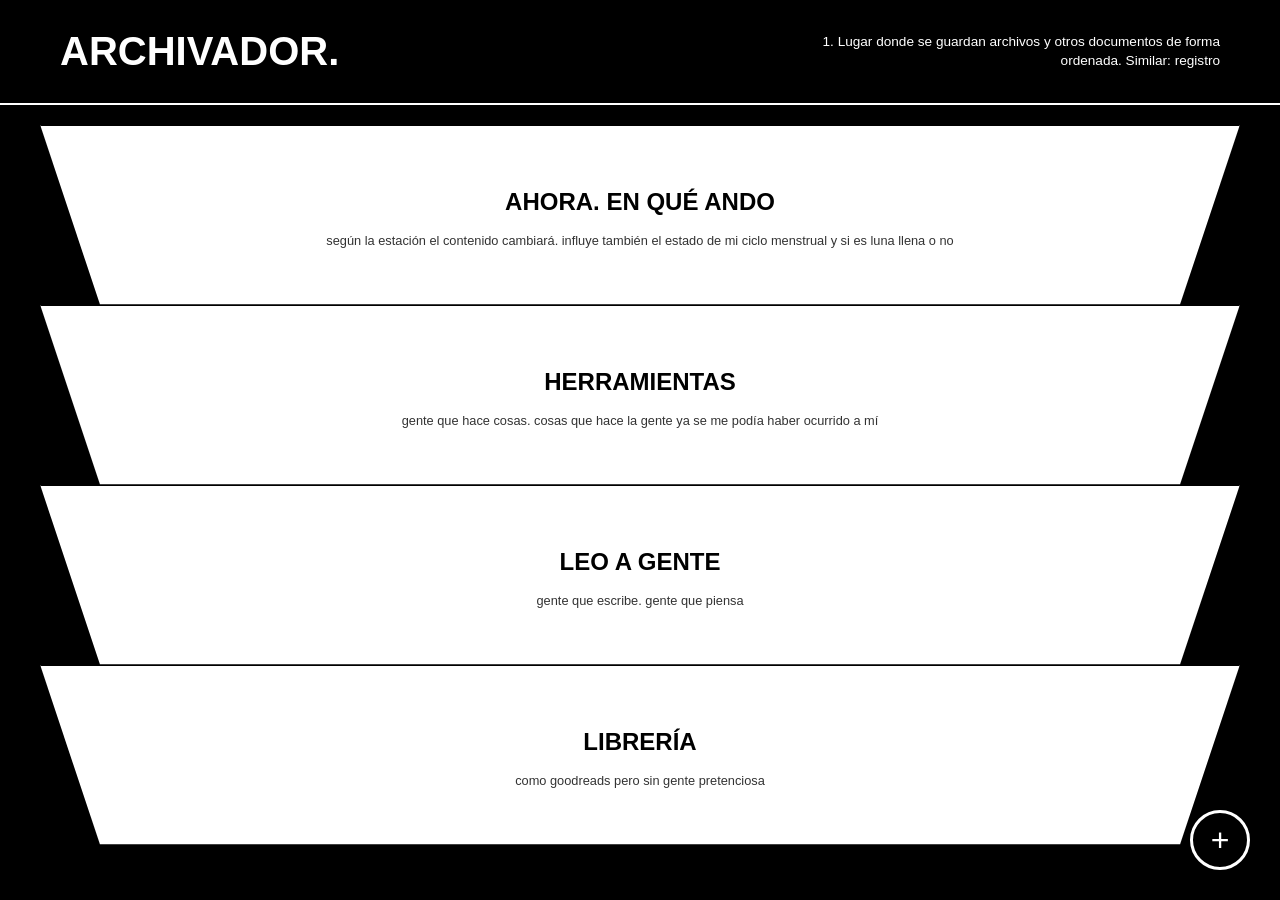
<file: index.html>
<!DOCTYPE html>
<html lang="es">
<head>
    <meta charset="UTF-8">
    <meta name="viewport" content="width=device-width, initial-scale=1.0">
    <title>Archivador</title>
    <link rel="stylesheet" href="style.css">
</head>
<body>
    <!-- Header negro con título y definición -->
    <header class="main-header">
        <h1 class="header-title">ARCHIVADOR.</h1>
        <p class="header-definition">1. Lugar donde se guardan archivos y otros documentos de forma ordenada. Similar: registro</p>
    </header>

    <!-- Contenedor de archivadores -->
    <div class="archivador-container">
        
        <a href="now.html" class="archivador-tab">
            <h2>AHORA. EN QUÉ ANDO</h2>
            <p>según la estación el contenido cambiará. influye también el estado de mi ciclo menstrual y si es luna llena o no</p>
        </a>

        <a href="tools.html" class="archivador-tab">
            <h2>HERRAMIENTAS</h2>
            <p>gente que hace cosas. cosas que hace la gente ya se me podía haber ocurrido a mí</p>
        </a>

        <a href="papers.html" class="archivador-tab">
            <h2>LEO A GENTE</h2>
            <p>gente que escribe. gente que piensa</p>
        </a>

        <a href="library.html" class="archivador-tab">
            <h2>LIBRERÍA</h2>
            <p>como goodreads pero sin gente pretenciosa</p>
        </a>

        <!-- Botón para añadir más (opcional) -->
        <button class="add-tab">+</button>
    </div>

    <script src="main.js"></script>
</body>
</html>
</file>
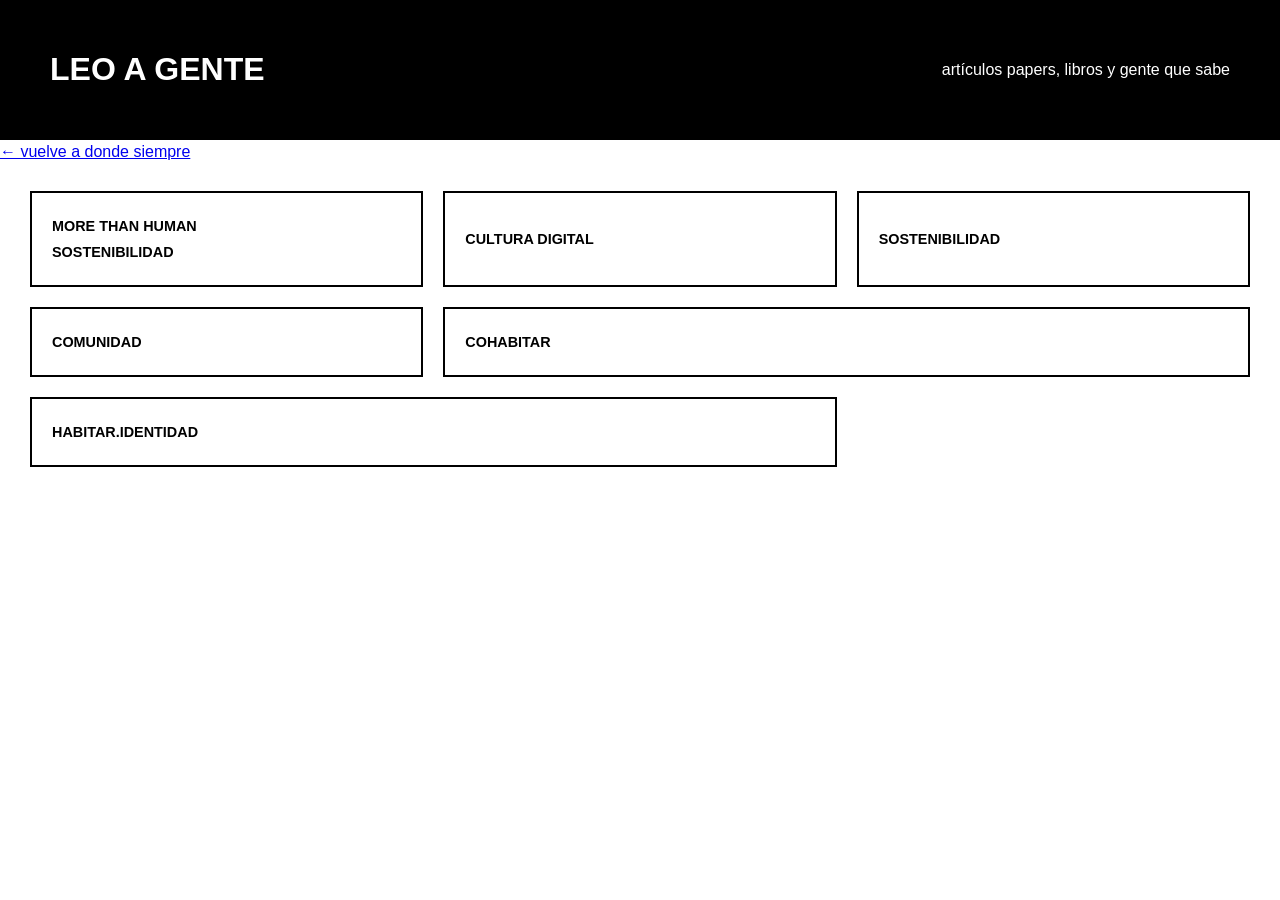
<file: papers.html>
<!DOCTYPE html>
<html lang="es">
<head>
    <meta charset="UTF-8">
    <meta name="viewport" content="width=device-width, initial-scale=1.0">
    <title>leo a gente | archivador</title>
    <link rel="stylesheet" href="style.css">
    <style>
        body {
            background-color: white;
        }
    </style>
</head>
<body>
    
    <!--header negro de arriba-->
    <header class="page-header">
        <h1 class="page-title">LEO A GENTE</h1>
        <p class="page-desc">artículos papers, libros y gente que sabe</p>
    </header>
    <div class="container">
        <nav class="back-nav">
            <a href="index.html" class="back-link">← vuelve a donde siempre</a>
        </nav>
    <!--cajitas tipo cuadricula-->
        <div class="cajas-container">
            <!--caja grande vert izq-->
            <div class="caja">
                <p>MORE THAN HUMAN</p>
                <p>SOSTENIBILIDAD</p>
                </div>
            <!--cajas normales del centro-->
        <div class="caja">
            <p>CULTURA DIGITAL</p>
        </div>
        <div class="caja">
            <p>SOSTENIBILIDAD</p>
        </div>
        <div class="caja">
            <p>COMUNIDAD</p>
        </div>

            <!-- cajas normales centro  -->
        <div class="caja caja-ancha">
            <p>COHABITAR</p>
        </div>
        <div class="caja caja-ancha">
            <p>HABITAR.IDENTIDAD</p>
        </div>

        </div>

        
    </div>
<!--<button id="scrollTopBtn" title="Volver arriba">↑</button>
    <script src="../js/main.js"></script>-->
    
</body>
</html>
</file>
<file: style.css>
body {
    background-color: #000000;
    font-family: Arial, Helvetica, sans-serif;
    color: white;
    min-height: 100vh;
    margin: 0;
}

.pagina-interna {
    background-color: #FFFFFF !important;/*no funxionA el important e*/
    color: #000000;
}

/*titulo.header */
.main-header {
    background-color: #000000;
    border-bottom: 2px solid white;
    padding: 2px 60px;
    display: flex;
    justify-content: space-between;
    align-items: center;
}

.header-title {
    font-size: 2.5rem;
    font-weight: 700;
    color: white;
}

.header-definition {
    font-size: 0.85rem;
    color: white;
    max-width: 400px;
    text-align: right;
    line-height: 1.4;
}

/* archivador*/
.archivador-container {
    padding: 20px 40px;
    display: flex;
    flex-direction: column;
    gap: 0px;
    max-width: 1200px;
    height: calc(100vh - 180px); /*altura total menos el header. osea mates*/
    margin: 0 auto;
    min-height: 500px;
}

.archivador-tab {
    background-color: white;
    color: #000000;
    text-decoration: none;
    padding: 25px 40px;
    display: flex;
    flex-direction: column;
    align-items: center;
    justify-content: center;
    text-align: center;
    transition: all 0.3s ease;
    flex: 1;
    border: 1px solid black;
    
    /* trapecio invertido */
    clip-path: polygon(0% 0%, 100% 0%, 95% 100%, 5% 100%);
    /*clip-path: polygon(5% 0%, 95% 0%, 100% 100%, 0% 100%);*/

}

.archivador-tab h2 {
    font-size: 1.5rem;
    font-weight: 700;
    margin-bottom: 5px;
}

.archivador-tab p {
    font-size: 0.8rem;
    line-height: 1.2;
    opacity: 0.8;
}

.archivador-tab:hover {
    transform: translateY(-5px);
    box-shadow: 0 12px 24px rgba(255, 255, 255, 0.2);
}

/*  +  */
.add-tab {
    position: fixed;
    bottom: 30px; 
    right: 30px;
    background-color: transparent;
    color: white;
    border: 3px solid white;
    font-size: 2rem;
    width: 60px;
    height: 60px;
    border-radius: 50%;
    cursor: pointer;
    margin: 0;
    z-index: 1000; /* encima */
}

.add-tab:hover {
    background-color: white;
    color: black;
    transform: scale(1.1);
}

/*header de las pags internas*/
.page-header {
    background-color: #000000;
    border-bottom: 3px solid white;
    padding: 30px 50px;
    display: flex;
    justify-content: space-between;
    align-items: center;
    position: relative;
}

.header-pagina h1 {
    font-size: 2rem;
    font-weight: 700;
    color: white;
}

.descr {
    font-size: 0.85rem;
    color: white;
}

.header-plus {
    background-color: transparent;
    color: white;
    border: 3px solid white;
    font-size: 2rem;
    width: 50px;
    height: 50px;
    border-radius: 50%;
    cursor: pointer;
    transition: all 0.3s ease;
}

.header-plus:hover {
    background-color: white;
    color: black;
}



/*cajas grid - papers.html*/

.cajas-container{
    display: grid;
    grid-template-columns: 1fr 1fr 1fr;
    gap:20px;
    padding: 30px;
     min-height:calc(100vh-120px);
    background-color: #FFFFFF;

}

.caja {
    background-color: #ffffff;
    color: rgb(0, 0, 0);
    border: 2px solid black;
    padding: 20px;
    display: flex;
    flex-direction: column;
    justify-content: center;
    align-items: flex-start;
    transition: all 0.3s ease;
}

.caja:hover {
    background-color: #f0f0f0;
}

.caja p {
    font-weight: 600;
    margin: 5px 0;
    font-size: 0.9rem;

}

/*caja alta (3 filas) */
.caja-alta {
    grid-row: span 3;
}

/*caja ancha (2 columnas) */
.caja-ancha {
    grid-column: span 2;
}

/*3 COLUMNAS - LIBRARY.HTML*/
.three-columns {
    display: grid;
    grid-template-columns: 200px 1fr 1fr;
    gap: 0;
    height: calc(100vh - 100px);
    border-left: 3px solid white;
    border-right: 3px solid white;
}

.sidebar-col {
    background-color: #0066FF;
    color: white;
    padding: 30px 20px;
    border-right: 3px solid white;
    display: flex;
    flex-direction: column;
    align-items: center;
}

.sidebar-label {
    font-size: 0.9rem;
    margin-bottom: 10px;
}

.year {
    font-size: 4rem;
    font-weight: 900;
    margin-top: auto;
}

.content-col {
    background-color: white;
    padding: 30px;
    border-right: 3px solid white;
    overflow-y: auto;
}

.content-col:last-child {
    border-right: none;
}

.section-title {
    font-size: 1.5rem;
    font-weight: 700;
    margin-bottom: 20px;
    border-bottom: 2px solid black;
    padding-bottom: 10px;
    color: black;
}

.book-item {
    padding: 15px;
    border: 2px solid black;
    margin-bottom: 10px;
    color: black;
}

/*  para movil media demas responsive*/
@media (max-width: 768px) {
    .main-header {
        flex-direction: column;
        text-align: center;
        gap: 20px;
        padding: 20px 30px;
    }
    
    .header-title {
        font-size: 1.8rem;
        font-family: Arial, Helvetica, sans-serif;
    }
    
    .header-definition {
        text-align: center;
        font-size: 0.8rem;
    }
    
    .archivador-container {
        padding: 40px 20px;
    }
    
    .archivador-tab {
        padding: 40px 30px;
    }
    
    .archivador-tab h2 {
        font-size: 1.6rem;
    }
    
    .archivador-tab p {
        font-size: 0.85rem;
    }

    .cajas-container {
        grid-template-columns: 1fr;
    }

    .three-columns {
        grid-template-columns: 1fr;
    }
}
</file>
